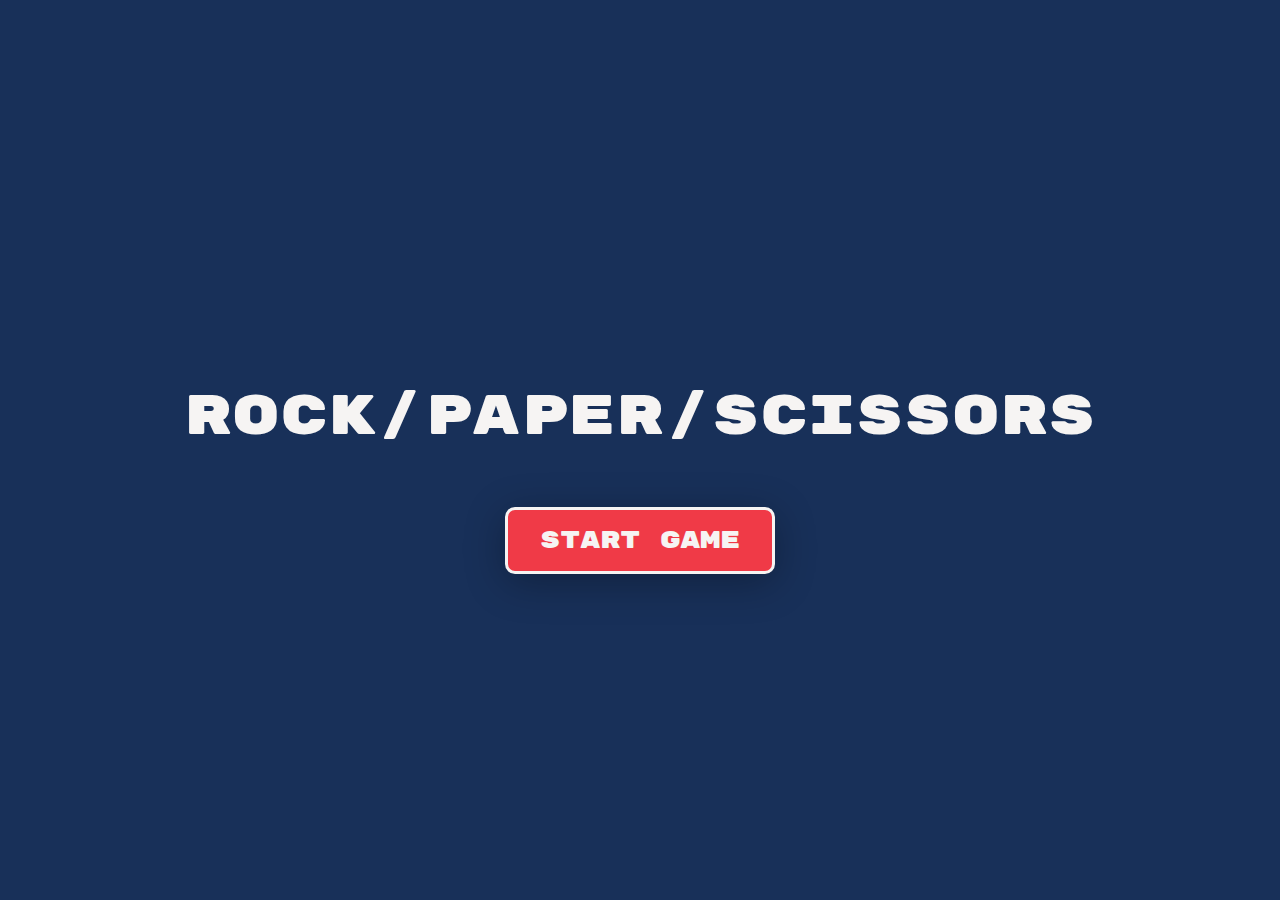
<file: index.html>
<!DOCTYPE html>
<html lang="en">
<head>
    <meta charset="UTF-8">
    <meta name="viewport" content="width=device-width, initial-scale=1.0">
    <link rel="stylesheet" type="text/css" href="./styles/global.css">
    <link rel="stylesheet" type="text/css" href="./styles/styles.css">
    <script src="./scripts/scripts.js" defer></script>
    <title>Rock | Paper | Scissors</title>
</head>
<body>
    <div class="container">
        <div class="title-container">
            <p>Rock/Paper/Scissors</p>
        </div>
        <div class="button-container">
            <a href="game.html">
                <button>Start Game</button>
            </a>
        </div>
    </div>
</body>
</html>
</file>
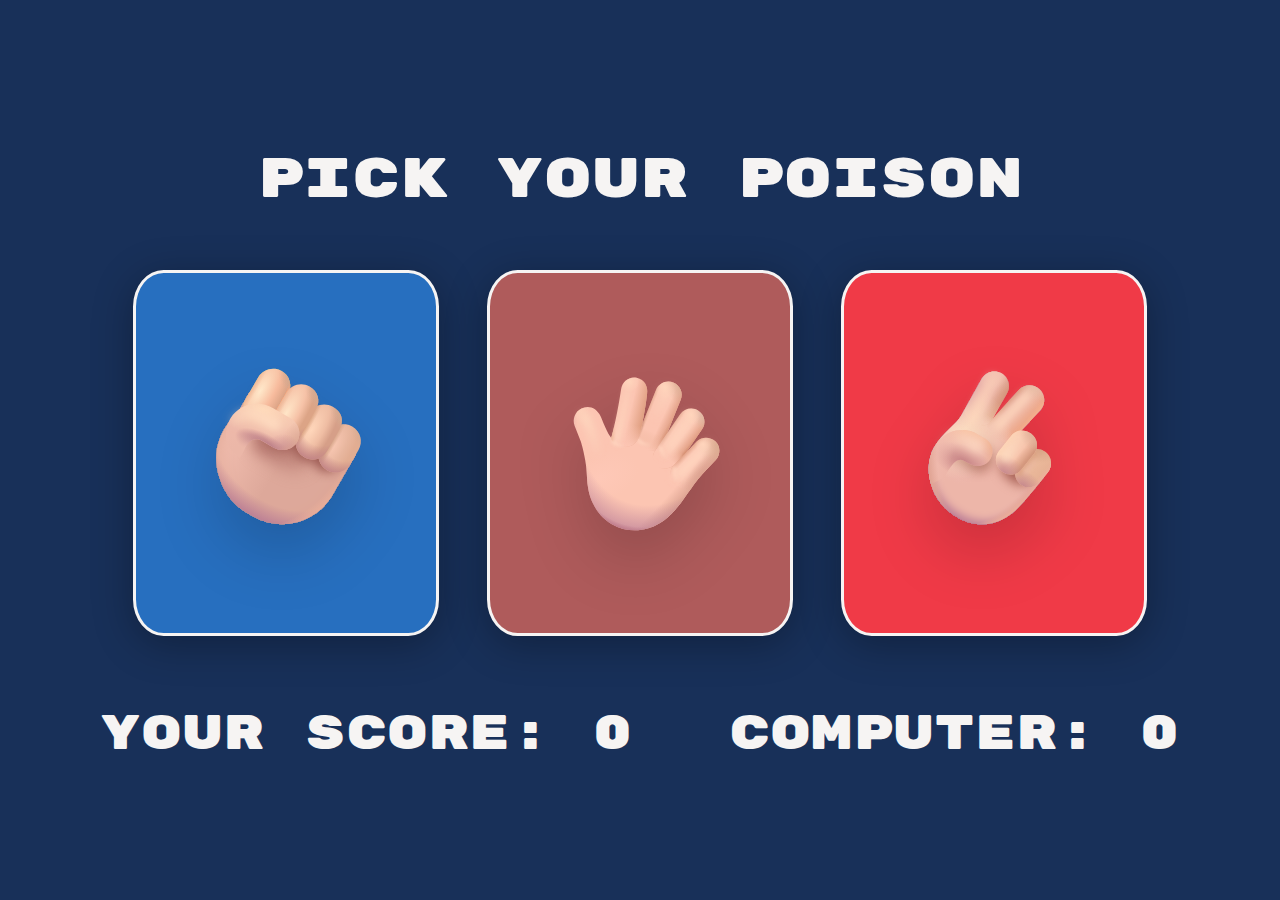
<file: game.html>
<!DOCTYPE html>
<html lang="en">
<head>
    <meta charset="UTF-8">
    <meta name="viewport" content="width=device-width, initial-scale=1.0">
    <link rel="stylesheet" type="text/css" href="./styles/global.css">
    <link rel="stylesheet" type="text/css" href="./styles/styles.css">
    <script src="./scripts/scripts.js"></script>
    <title>Rock | Paper | Scissors</title>
</head>
<body>
    <div class="container">
        <div class="title-container">
            <p>Pick your poison</p>
        </div>
        <div class="options-container">
            <div class="option one">
                <img src="./images/Rock.svg" alt="Rock">
            </div>
            <div class="option two">
                <img src="./images/Paper.svg" alt="Paper">
            </div>
            <div class="option three">
                <img src="./images/Scissors.svg" alt="Scissors">
            </div>
        </div>
        <div class="result-container">
            <p>Your Score: <span class="user-score"></span> </p>
            <p>Computer: <span class="computer-score"></span></p>
        </div>
        <div class="backdrop" style="display: none;"></div>
        <div class="game-over-modal" style="display: none;">
            <div class="modal-content">
                <p class="winner"></p>
                <button class="play-again">Play Again?</button>
            </div>
        </div>
        <div class="notification-container">
        </div>
    </div>
</body>
</html>
</file>
<file: styles/global.css>
@import url('https://fonts.googleapis.com/css2?family=Rubik+Mono+One&display=swap');

:root {
    --color-bg-primary: #183059;
    --color-text-primary: #F6F4F3;
    --color-text-secondary: #120506;
    --color-primary-main: #276FBF;
    --color-secondary-main: #AF5B5B;
    --color-secondary-light: #F03A47;
}

body {
    margin: 0;
    padding: 0;
    box-sizing: border-box;
    font-family: "Rubik Mono One", monospace;
    background-color: var(--color-bg-primary);
    color: var(--color-text-primary);
}

button {
    cursor: pointer;
}

button:hover {
    transform: scale(1.05);
    transition: transform 0.3s ease-in;
}

span:hover {
    transform: scale(1.05);
    transition: transform 0.3s ease-in;
}
</file>
<file: styles/styles.css>
.container {
    display: flex;
    height: 100vh;
    flex-direction: column;
    align-items: center;
    justify-content: center;
}

.title-container > p {
    color: var(--color-text-primary);
    font-size: 56px;
}

.title-container > .round-result {
    font-size: 48px;
}

button {
    background-color: var(--color-secondary-light);
    color: var(--color-text-primary);
    font-family: "Rubik Mono One", monospace;
    border: 3px solid;
    padding: 16px 32px;
    font-size: 24px;
    border-radius: 10px;
    box-shadow: 0 8px 40px rgba(0, 0, 0, 0.3);
}

.options-container {
    display: flex;
    gap: 48px;
}

.option {
    display: flex;
    align-items: center;
    justify-content: center;
    padding-top: 60px;
    width: 300px;
    height: 300px;
    border-radius: 10%;
    border: 3px solid var(--color-text-primary);
    cursor:pointer;
    box-shadow: 0 8px 40px rgba(0, 0, 0, 0.3);
}

.option > img:hover {
    transform: scale(1.1);
    transition: transform 0.3s ease-in;
}

.one {
    background-color: var(--color-primary-main);
}

.two {
    background-color: var(--color-secondary-main);
}

.three {
    background-color: var(--color-secondary-light);
}

.result-container {
    display: flex;
    padding-top: 20px;
    align-items: center;
    justify-content: center;
    gap: 96px;
}

.result-container > p {
    font-size: 48px;
    color: var(--color-text-primary);
}

.round-result {
    display: flex;
    justify-content: center;
    font-size: 12px;
}

.backdrop {
    position: fixed;
    top: 0;
    left: 0;
    width: 100%;
    height: 100%;
    background: rgba(0, 0, 0, 0.5);
    z-index: 10;
}

.game-over-modal {
    position: fixed;
    top: 50%;
    left: 50%;
    transform: translate(-50%, -50%);
    background: white;
    padding: 20px;
    border-radius: 10px;
    z-index: 20;
}

.modal-content {
    text-align: center;
}
.modal-content > p {
    font-size: 32px;
    color: var(--color-text-secondary);
}

.notification-container {
    position: fixed;
    top: 20px;
    right: 20px;
    width: 250px;
    z-index: 30;
    display: flex;
    flex-direction: column;
    gap: 10px; 

}
.result-notification {
    width: 100%; 
    padding: 15px;
    background-color: var(--color-text-primary);
    border-radius: 5px;
    box-shadow: 0 8px 40px rgba(0, 0, 0, 0.3);
    transition: transform 0.5s ease-in-out, opacity 0.5s ease-in-out;
    transform: translateX(300px);
    opacity: 0;
}

.result-notification.show {
    transform: translateX(0); 
    opacity: 1;
}

.round-result {
    font-size: 24px;
    color: var(--color-text-secondary);
}
</file>
